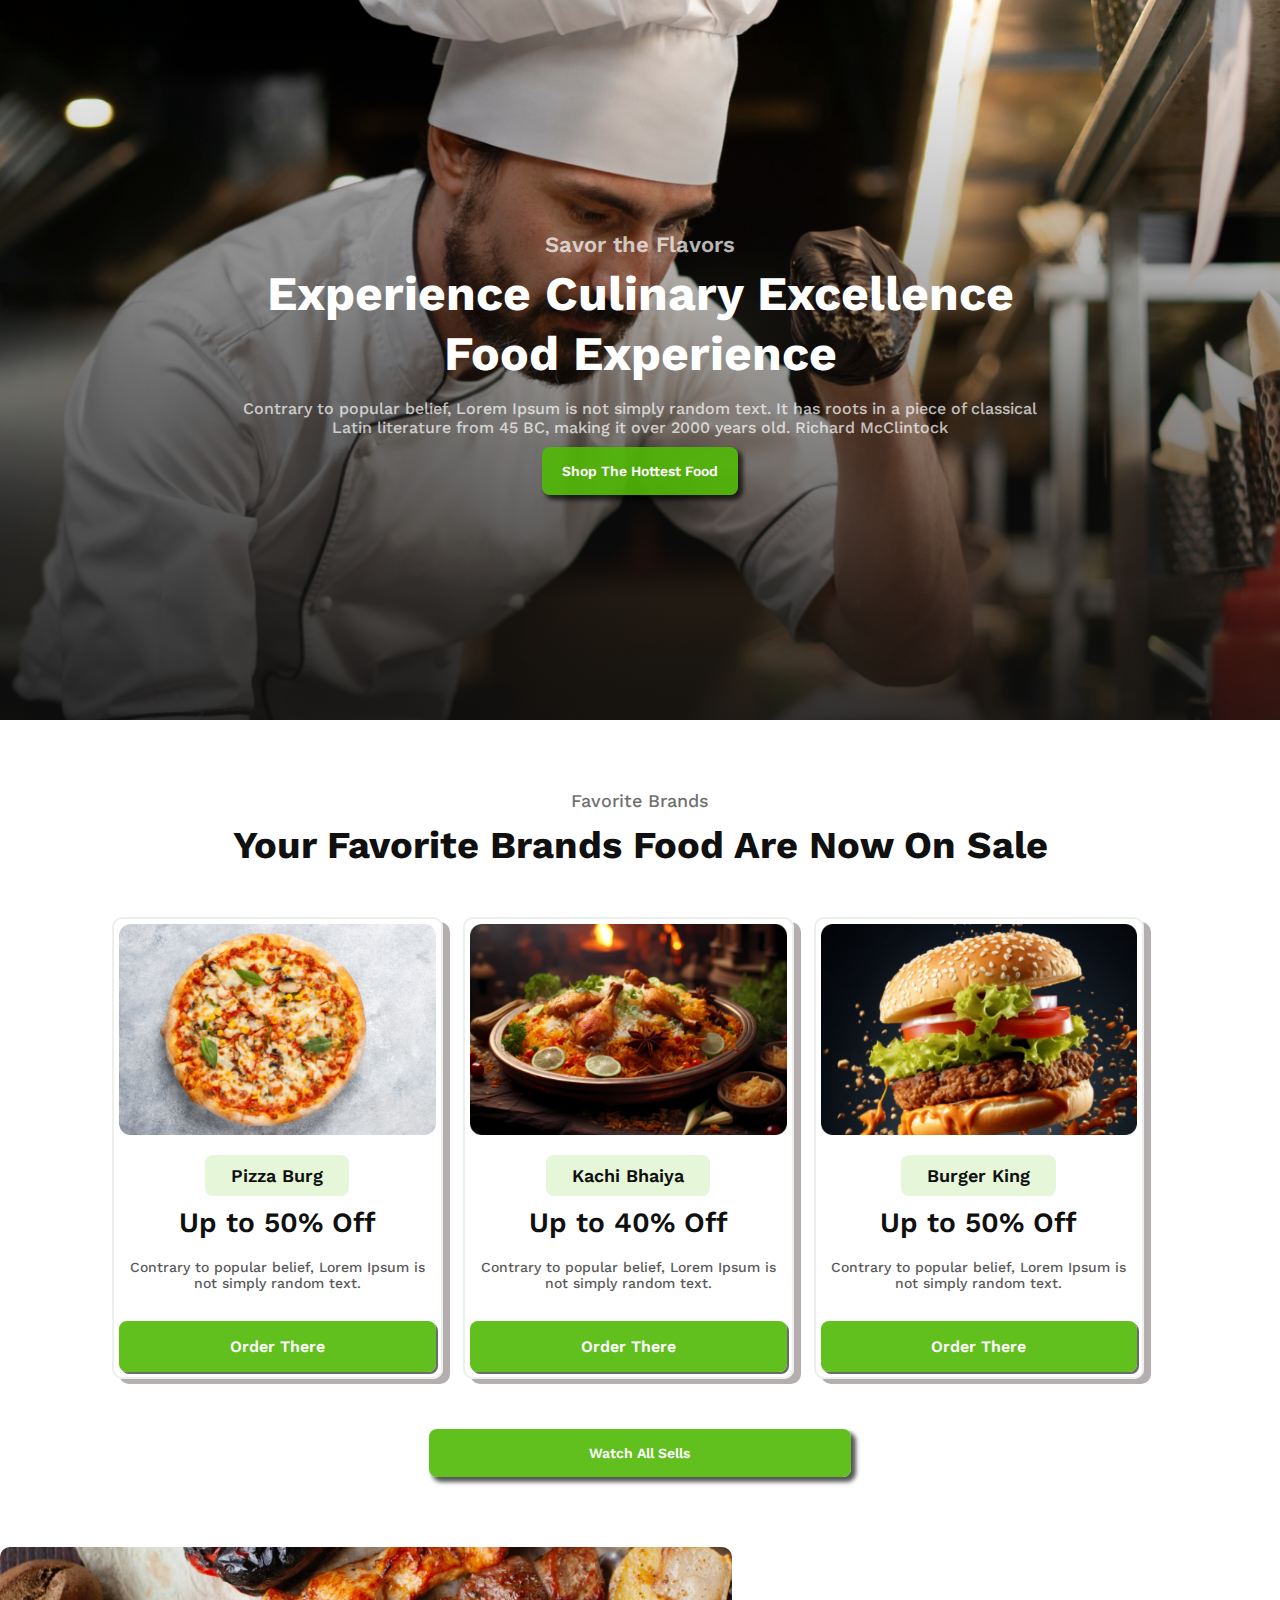
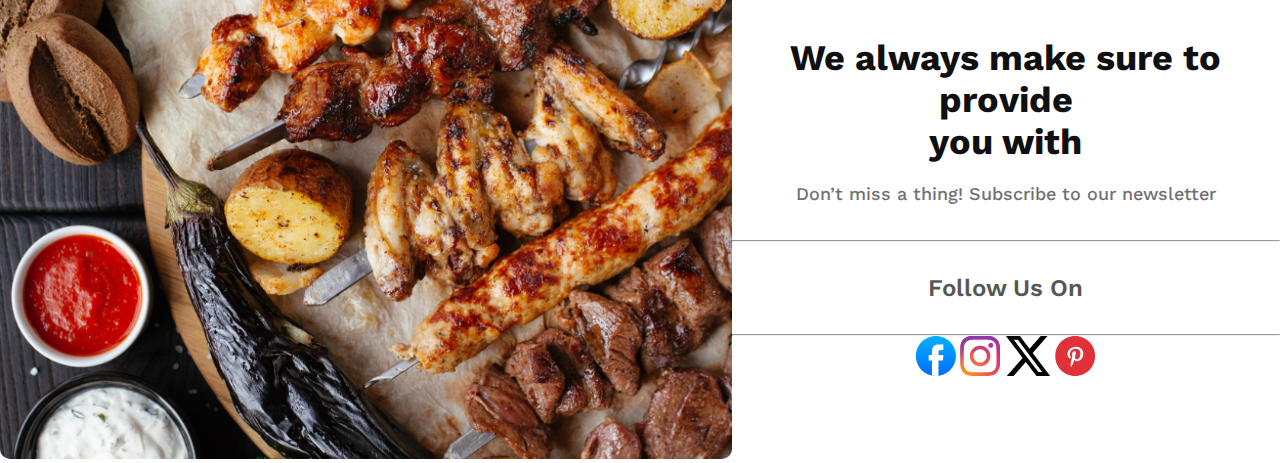
<file: index.html>
<!DOCTYPE html>
<html lang="en">

<head>
    <meta charset="UTF-8">
    <meta name="viewport" content="width=device-width, initial-scale=1.0">
    <title>Good Food Restaurant</title>
    <link rel="stylesheet" href="./styles/styles.css">
</head>

<body>
    <!-- hero section  -->
    <!-- section>div>p+h1+p+button -->
    <!-- section#hero>div>p+h1+p+btn -->
    <header>
        <nav>

        </nav>
    </header>
    <section id="hero">
        <div class="hero-content">
            <p class="subtitle">Savor the Flavors</p>
            <h1>Experience Culinary Excellence Food Experience</h1>
            <p class="description">Contrary to popular belief, Lorem Ipsum is not simply random text. It has roots in a
                piece of classical
                Latin literature from 45 BC, making it over 2000 years old. Richard McClintock</p>
            <div class="btn-container">
                <button class="btn">Shop The Hottest Food</button>
            </div>
        </div>
    </section>
    <!-- card box section -->
    <section class="card-box">
        <div class="title">
            <p>Favorite Brands</p>
            <h1>Your Favorite Brands Food Are Now On Sale</h1>
        </div>
        <div class="allcard">
             <!-- first card -->
        <div class="card">
            <div>
                <img src="./compo/assets/pizza.png" alt="pizza pic">
            </div>
            <div><span class="name">Pizza Burg</span></div>
            <h1>Up to 50% Off</h1>
            <p>Contrary to popular belief, Lorem Ipsum is not simply random text.</p>
            <button class="btn">Order There</button>
        </div>
        <!-- second card -->
        <div class="card">
            <div>
                <img src="./compo/assets/biriyani.png" alt="pizza pic">
            </div>
            <div><span class="name">Kachi Bhaiya</span></div>
            <h1>Up to 40% Off</h1>
            <p>Contrary to popular belief, Lorem Ipsum is not simply random text.</p>
            <button class="btn">Order There</button>
        </div>
        <!-- third card -->
        <div class="card">
            <div>
                <img src="./compo/assets/burger.png" alt="pizza pic">
            </div>
            <div><span class="name">Burger King</span></div>
            <h1>Up to 50% Off</h1>
            <p>Contrary to popular belief, Lorem Ipsum is not simply random text.</p>
            <button class="btn">Order There</button>
        </div>
        </div>
        <button style="margin-top: 50px; width: 40%;" class="btn">Watch All Sells</button>
    </section>
    <!-- About Section -->
    <section id="about">
        <div class="pic">
            <img src="./compo/assets/foods.png" alt="">
        </div>
        <div class="writing">
            <h1>We always make sure to provide<br> you with </h1>
            <p class="subtitle">Don’t miss a thing! Subscribe to our newsletter</p>
            <hr class="">
            <p class="follow">Follow Us On</p>
            <hr class="">
            <div class="social-link">
                <a target="_blank" href="https://www.facebook.com/"><img src="./compo/assets/social/Group 1 (1).svg" alt=""></a>
                <a target="_blank" href="https://www.instagram.com/"><img src="./compo/assets/social/Group 2.svg" alt=""></a>
                <a target="_blank" href="https://www.x.com/"><img src="/compo/assets/social/x-2 1.svg" alt=""></a>
                <a target="_blank" href="https://www.pinterest.com/"><img src="/compo/assets/social/pinterest-3 1.svg" alt=""></a>
            </div>
        </div>
    </section>
    <!-- social section -->
     <section>

     </section>
    <!-- footer section -->
     <section>

     </section>
</body>

</html>
</file>
<file: styles/styles.css>
@import url('https://fonts.googleapis.com/css2?family=Work+Sans:ital,wght@0,100..900;1,100..900&display=swap');

* {
    margin: 0;
    padding: 0;
}

/* hero section css starts */
#hero {
    height: 80vh;
    background-image: linear-gradient(0deg, rgb(16, 16, 16) -19.5%, rgba(16, 16, 16, 0) 100%), url("./../compo/assets/hero-bg.png");
    background-size: cover;
    background-position: center;
    display: flex;
    justify-content: center;
    align-items: center;
    /* gap: 60px; */
}

#hero .hero-content {
    width: 800px;
    /* margin: 0 auto; */
    display: flex;
    flex-direction: column;
}

#hero .hero-content .subtitle {
    color: rgb(255, 255, 255);
    font-family: Work Sans;
    font-size: 22px;
    font-weight: 600;
    line-height: 38px;
    letter-spacing: 0%;
    text-align: center;
    opacity: 0.7;
}

#hero .hero-content .subtitle:hover {
    opacity: 0.8;
}

#hero .hero-content h1:hover {
    opacity: 0.9;
}

#hero .hero-content h1 {
    color: rgb(255, 255, 255);
    font-family: Work Sans;
    font-size: 48px;
    font-weight: 700;
    line-height: 60px;
    letter-spacing: 0%;
    text-align: center;
    /* opacity: 0.7; */
}

#hero .hero-content .description {
    color: rgb(255, 255, 255);
    font-family: Work Sans;
    font-size: 16px;
    font-weight: 500;
    /* line-height: 20px; */
    /* letter-spacing: 0%; */
    text-align: center;
    opacity: 0.7;
    margin-top: 15px;
}

.btn-container {
    text-align: center;
}

.btn {
    margin-top: 10px;
    padding: 16px 20px;
    border-radius: 8px;
    box-shadow: 4px 4px 4px 1px rgba(0, 0, 0, 0.66);
    background: rgba(81, 184, 7, 0.907);

    /* btn font */
    color: rgb(255, 255, 255);
    font-family: Work Sans;
    font-size: 14px;
    font-weight: 600;
    /* line-height: 23px; */
    /* letter-spacing: 0%; */
    text-align: center;
    cursor: pointer;
    transition-duration: 0.4s;
    border: none;

}

.btn:hover {
    color: rgba(81, 184, 7, 0.907);
    background-color: white;

}

.btn:active {
    background-color: #ffffffd6;
    color: rgba(95, 214, 10, 0.907);
    /* box-shadow: 0 5px #666; */
    box-shadow: 4px 4px 4px 1px rgba(58, 55, 55, 0.66);
    transform: translateX(6px);
    /* transform: translateX(15px); */
    border: none;
}

/* hero section css ends */
/* --------------------- */
/* --------------------- */
/* --------------------- */
/* card box section starts here */
.card-box {
    width: 1056px;
    /* margin: 0px auto;
     */
    margin: 70px auto;
    display: flex;
    flex-direction: column;
    justify-content: center;
    align-items: center;
}

.card-box .title {
    display: flex;
    flex-direction: column;
    justify-content: center;
    align-items: center;
    text-align: center;
}

.card-box .title p {
    color: #101010;
    font-family: "Work Sans";
    font-size: 18px;
    font-style: normal;
    font-weight: 500;
    line-height: normal;
    opacity: 0.6;
    margin-bottom: 10px;
}

.card-box .title h1 {
    color: #101010;
    text-align: center;
    font-family: "Work Sans";
    font-size: 38px;
    font-style: normal;
    font-weight: 700;
    line-height: 48px;
    /* 133.333% */
    margin-bottom: 48px;
}

/* ----- */
.card-box .card {
    /* width:; */
    border: 2px solid rgb(236, 239, 236);
    border-radius: 10px;
    display: flex;
    flex-direction: column;
    gap: 20px;
    text-align: center;
    width: 30%;
    padding: 5px;
    box-shadow: 7px 5px 0px 0px rgb(180, 174, 174);
}

.card-box .card:hover {
    box-shadow: 6px 4px 0px 0px rgb(220, 211, 211);
}

.allcard {
    display: flex;
    gap: 20px;
}

.card-box .card img {
    width: 100%;
    margin-bottom: 6px;
}

.card-box .card .name {
    color: #101010;
    text-align: center;
    font-family: "Work Sans";
    font-size: 18px;
    font-style: normal;
    font-weight: 600;
    line-height: normal;
    padding: 10px 26px;
    border-radius: 8px;
    background: rgba(82, 195, 3, 0.15);
    /* text-align: center; */
}

.card-box .card h1 {
    color: #101010;
    text-align: center;
    font-family: "Work Sans";
    font-size: 28px;
    font-style: normal;
    font-weight: 600;
    line-height: normal;
}

.card-box .card p {
    color: #101010;
    text-align: center;
    font-family: "Work Sans";
    font-size: 14px;
    font-style: normal;
    font-weight: 500;
    /* line-height: 28px; */
    /* 155.556% */
    opacity: 0.7;
}

.card-box .card .btn {
    color: #FFF;
    text-align: center;
    font-family: "Work Sans";
    font-size: 16px;
    font-style: normal;
    font-weight: 600;
    line-height: normal;
    box-shadow: 2px 2px 0px 0px rgba(31, 30, 30, 0.66);
}

.card-box .card .btn:hover {
    color: rgba(81, 184, 7, 0.907);
    background-color: white;
    border: 1px solid rgb(194, 192, 192);
}

.card-box .card .btn:active {
    background-color: #ffffffd6;
    color: rgba(95, 214, 10, 0.907);
    /* box-shadow: 0 5px #666; */
    box-shadow: 4px 4px 4px 1px rgba(112, 107, 107, 0.66);
    transform: translateY(6px);
    /* transform: translateX(15px); */
    border: none;
    border: 1px solid rgb(194, 192, 192);
}

/* ---------about section starts here */
#about {
    display: flex;
    flex-direction: row;
    height: 40vh;


}

#about .pic img {
    width: 100%;
    max-height: 536px;
    border-radius: 10px;
}

#about .writing {
    text-align: center;
    margin: 90px auto;
}

#about .writing h1 {
    width: 100%;
    color: #101010;
    text-align: center;
    font-family: "Work Sans";
    font-size: 36px;
    font-style: normal;
    font-weight: 700;
    /* line-height: 64px;  */
    margin-bottom: 20px;
}

#about .writing .subtitle {
    opacity: 0.6;
    color: #101010;
    font-family: "Work Sans";
    font-size: 18px;
    font-style: normal;
    font-weight: 500;
    /* line-height: normal; */
    margin-bottom: 36px;
}

#about .writing .follow {
    color: #101010;
    text-align: center;
    font-family: "Work Sans";
    font-size: 24px;
    font-style: normal;
    font-weight: 600;
    line-height: normal;
    opacity: 0.7;
    margin: 32px auto;
}
</file>
